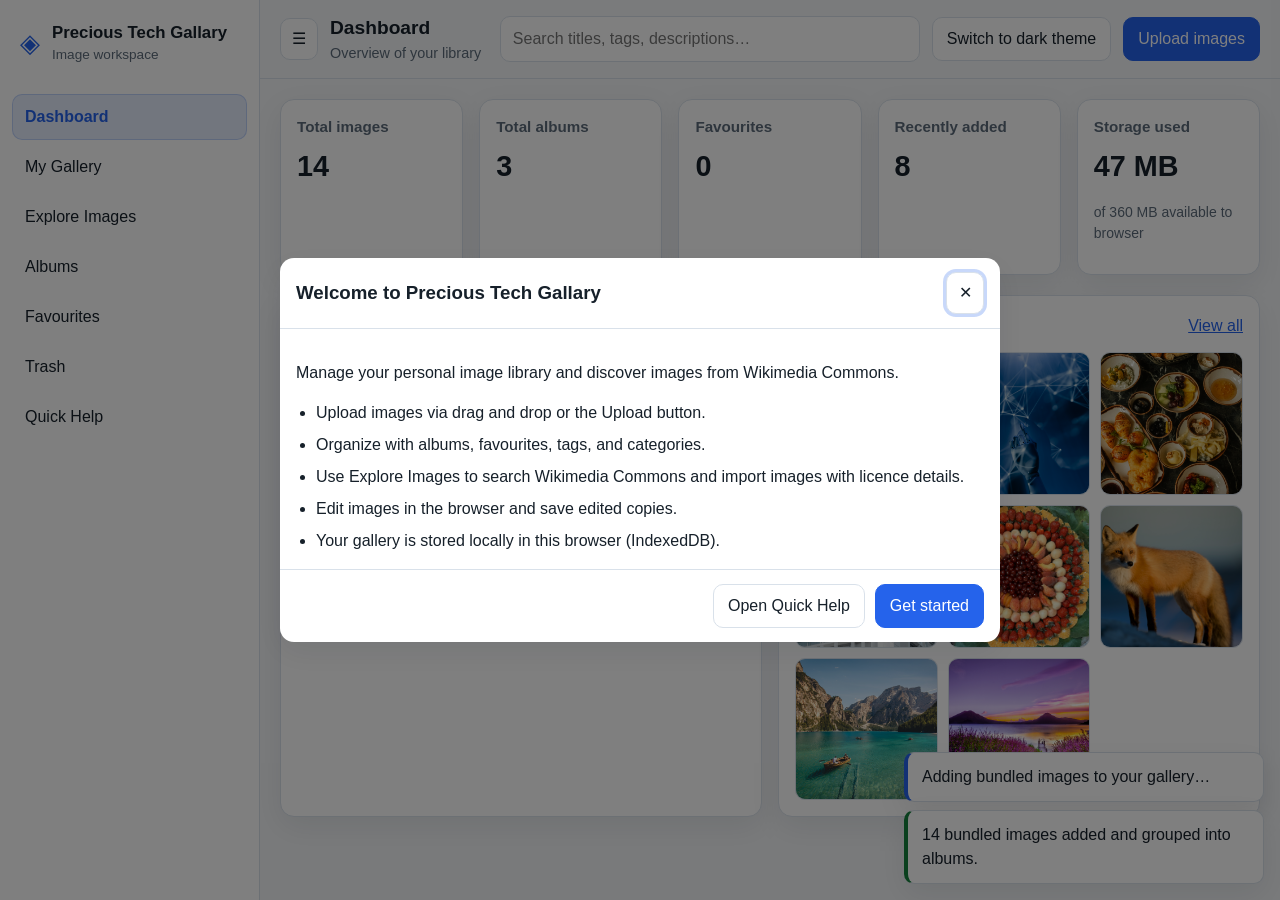
<file: gallary/image-gallery/index.html>
<!DOCTYPE html>
<html lang="en">
<head>
  <meta charset="UTF-8">
  <meta name="viewport" content="width=device-width, initial-scale=1.0">
  <title>Precious Tech Gallary</title>
  <meta name="description" content="Precious Tech Gallary — advanced image gallery and image discovery application">
  <link rel="stylesheet" href="css/style.css">
</head>
<body>
  <a class="skip-link" href="#mainContent">Skip to content</a>
  <div class="app-shell" id="appShell">
    <aside class="sidebar" id="sidebar" aria-label="Primary navigation">
      <div class="sidebar-header">
        <div class="brand">
          <span class="brand-mark" aria-hidden="true">◈</span>
          <div>
            <h1 class="brand-title">Precious Tech Gallary</h1>
            <p class="brand-subtitle">Image workspace</p>
          </div>
        </div>
        <button class="icon-btn sidebar-close" id="sidebarCloseBtn" aria-label="Close navigation">✕</button>
      </div>
      <nav class="nav" aria-label="Main">
        <button class="nav-item active" data-view="dashboard"><span>Dashboard</span></button>
        <button class="nav-item" data-view="gallery"><span>My Gallery</span></button>
        <button class="nav-item" data-view="explore"><span>Explore Images</span></button>
        <button class="nav-item" data-view="albums"><span>Albums</span></button>
        <button class="nav-item" data-view="favorites"><span>Favourites</span></button>
        <button class="nav-item" data-view="trash"><span>Trash</span></button>
        <button class="nav-item" data-view="help"><span>Quick Help</span></button>
      </nav>
    </aside>

    <div class="main-wrap">
      <header class="topbar">
        <div class="topbar-left">
          <button class="icon-btn" id="sidebarToggleBtn" aria-label="Open navigation" aria-controls="sidebar" aria-expanded="false">☰</button>
          <div>
            <h2 id="viewTitle">Dashboard</h2>
            <p id="viewSubtitle" class="muted">Overview of your library</p>
          </div>
        </div>
        <div class="topbar-right">
          <label class="search-wrap" for="globalSearchInput">
            <span class="sr-only">Search gallery</span>
            <input type="search" id="globalSearchInput" placeholder="Search titles, tags, descriptions…" autocomplete="off">
          </label>
          <button class="secondary-btn" id="themeToggleBtn" aria-pressed="false">Toggle theme</button>
          <button class="primary-btn" id="quickUploadBtn">Upload images</button>
        </div>
      </header>

      <main id="mainContent" class="main-content" tabindex="-1">
        <!-- Dashboard -->
        <section id="view-dashboard" class="view active" aria-labelledby="viewTitle">
          <div class="stats-grid" id="dashboardStats">
            <article class="stat-card"><h3>Total images</h3><p class="stat-value" id="statTotalImages">0</p></article>
            <article class="stat-card"><h3>Total albums</h3><p class="stat-value" id="statTotalAlbums">0</p></article>
            <article class="stat-card"><h3>Favourites</h3><p class="stat-value" id="statFavorites">0</p></article>
            <article class="stat-card"><h3>Recently added</h3><p class="stat-value" id="statRecent">0</p></article>
            <article class="stat-card"><h3>Storage used</h3><p class="stat-value" id="statStorage">—</p><p class="muted small" id="statStorageDetail"></p></article>
          </div>
          <div class="panel-grid">
            <section class="panel">
              <div class="panel-header">
                <h3>Quick upload</h3>
              </div>
              <div class="upload-dropzone compact" id="dashboardDropzone" tabindex="0" role="button" aria-label="Upload images by dropping files or pressing Enter">
                <p><strong>Drag and drop images here</strong></p>
                <p class="muted">or use the Upload images button. JPG, PNG, GIF, WebP, BMP, SVG supported.</p>
              </div>
            </section>
            <section class="panel">
              <div class="panel-header">
                <h3>Recently uploaded</h3>
                <button class="link-btn" data-goto="gallery">View all</button>
              </div>
              <div id="dashboardRecentGrid" class="mini-grid"></div>
              <p class="empty-state hidden" id="dashboardRecentEmpty">No images yet. Upload images to get started.</p>
            </section>
          </div>
        </section>

        <!-- My Gallery -->
        <section id="view-gallery" class="view" aria-labelledby="viewTitle">
          <div class="toolbar panel">
            <div class="toolbar-row">
              <div class="toolbar-group">
                <label>Sort
                  <select id="gallerySort">
                    <option value="newest">Newest first</option>
                    <option value="oldest">Oldest first</option>
                    <option value="name-asc">Name A–Z</option>
                    <option value="name-desc">Name Z–A</option>
                    <option value="size-desc">Largest size</option>
                  </select>
                </label>
                <label>Category
                  <select id="galleryCategoryFilter"><option value="">All categories</option></select>
                </label>
                <label>Tag
                  <select id="galleryTagFilter"><option value="">All tags</option></select>
                </label>
              </div>
              <div class="toolbar-group">
                <button class="secondary-btn" id="selectModeBtn" aria-pressed="false">Select</button>
                <button class="secondary-btn" id="selectAllBtn" disabled>Select all</button>
                <button class="danger-btn" id="bulkDeleteBtn" disabled>Delete selected</button>
                <button class="secondary-btn" id="bulkDownloadBtn" disabled>Download selected</button>
              </div>
            </div>
            <div class="upload-dropzone" id="galleryDropzone" tabindex="0" role="button" aria-label="Upload images by dropping files or pressing Enter">
              <p><strong>Drop images to upload</strong> or <button type="button" class="link-btn" id="galleryBrowseBtn">browse files</button></p>
              <p class="muted small">You can add titles, descriptions, categories and tags after upload.</p>
            </div>
            <input type="file" id="fileInput" accept="image/*" multiple hidden>
          </div>
          <div id="galleryGrid" class="image-grid masonry"></div>
          <p class="empty-state hidden" id="galleryEmpty">Your gallery is empty. Upload images or import from Explore Images.</p>
        </section>

        <!-- Explore Images -->
        <section id="view-explore" class="view" aria-labelledby="viewTitle">
          <div class="panel explore-panel">
            <form id="exploreForm" class="explore-form" role="search">
              <label for="exploreQuery" class="sr-only">Search Wikimedia Commons</label>
              <input type="search" id="exploreQuery" placeholder="Search Wikimedia Commons (e.g. mountains, architecture, cats)…" required>
              <button type="submit" class="primary-btn" id="exploreSearchBtn">Search</button>
            </form>
            <p class="muted small">Source: <a href="https://commons.wikimedia.org/" target="_blank" rel="noopener noreferrer">Wikimedia Commons</a>. Results include creator and licence information where available. Respect image licences and attribution requirements.</p>
          </div>
          <div id="exploreStatus" class="status-line" aria-live="polite"></div>
          <div id="exploreGrid" class="image-grid cards-grid"></div>
          <p class="empty-state hidden" id="exploreEmpty">Search to discover images from Wikimedia Commons.</p>
        </section>

        <!-- Albums -->
        <section id="view-albums" class="view" aria-labelledby="viewTitle">
          <div class="panel">
            <form id="createAlbumForm" class="inline-form">
              <label for="newAlbumName" class="sr-only">New album name</label>
              <input type="text" id="newAlbumName" placeholder="New album name" maxlength="80" required>
              <button type="submit" class="primary-btn">Create album</button>
            </form>
          </div>
          <div id="albumsList" class="albums-grid"></div>
          <p class="empty-state hidden" id="albumsEmpty">No albums yet. Create one to organize your images.</p>
          <section id="albumDetail" class="album-detail hidden" aria-label="Album contents">
            <div class="panel-header">
              <button class="secondary-btn" id="albumBackBtn">← Back to albums</button>
              <h3 id="albumDetailTitle"></h3>
              <div class="toolbar-group">
                <button class="secondary-btn" id="renameAlbumBtn">Rename</button>
                <button class="danger-btn" id="deleteAlbumBtn">Delete album</button>
              </div>
            </div>
            <div id="albumImagesGrid" class="image-grid masonry"></div>
            <p class="empty-state hidden" id="albumImagesEmpty">This album has no images yet.</p>
          </section>
        </section>

        <!-- Favourites -->
        <section id="view-favorites" class="view" aria-labelledby="viewTitle">
          <div id="favoritesGrid" class="image-grid masonry"></div>
          <p class="empty-state hidden" id="favoritesEmpty">No favourites yet. Mark images with the heart icon.</p>
        </section>

        <!-- Trash -->
        <section id="view-trash" class="view" aria-labelledby="viewTitle">
          <div class="panel toolbar-row">
            <p class="muted">Deleted images are kept here until you restore or permanently delete them.</p>
            <button class="danger-btn" id="emptyTrashBtn">Empty trash</button>
          </div>
          <div id="trashGrid" class="image-grid masonry"></div>
          <p class="empty-state hidden" id="trashEmpty">Trash is empty.</p>
        </section>

        <!-- Help -->
        <section id="view-help" class="view" aria-labelledby="viewTitle">
          <div class="panel help-panel">
            <h3>Quick Help</h3>
            <ul class="help-list">
              <li><strong>Upload:</strong> Use the Upload button or drag and drop images into My Gallery or Dashboard.</li>
              <li><strong>Organize:</strong> Add titles, descriptions, categories, and tags from an image card's Edit details action. Create albums and add images to multiple albums.</li>
              <li><strong>Find images:</strong> Use the top search bar for your gallery, and filters/sort in My Gallery. Explore Images searches Wikimedia Commons.</li>
              <li><strong>Favourites:</strong> Click the heart icon on any image to mark or unmark it.</li>
              <li><strong>Edit:</strong> Open an image and choose Edit to crop, rotate, flip, resize, adjust brightness/contrast, or apply filters. Edited results are saved as copies.</li>
              <li><strong>Lightbox:</strong> Click an image to preview full screen. Use ←/→ to navigate and Esc to close.</li>
              <li><strong>Trash:</strong> Deleted gallery images move to Trash where you can restore or permanently delete them.</li>
              <li><strong>Storage:</strong> Images are stored locally in your browser using IndexedDB. Clearing browser data may remove them.</li>
              <li><strong>Licensing:</strong> When importing from Wikimedia Commons, review the image licence and provide attribution as required by the licence.</li>
            </ul>
          </div>
        </section>
      </main>
    </div>
  </div>

  <!-- Image details / edit metadata modal -->
  <dialog id="detailsDialog" class="modal">
    <form method="dialog" id="detailsForm" class="modal-content">
      <div class="modal-header">
        <h3 id="detailsDialogTitle">Image details</h3>
        <button type="button" class="icon-btn" data-close-dialog aria-label="Close">✕</button>
      </div>
      <div class="modal-body form-grid">
        <input type="hidden" id="detailsImageId">
        <label>Title <input type="text" id="detailsTitle" maxlength="120"></label>
        <label>Category <input type="text" id="detailsCategory" maxlength="60" list="categorySuggestions"></label>
        <datalist id="categorySuggestions"></datalist>
        <label class="full-span">Description <textarea id="detailsDescription" rows="3" maxlength="1000"></textarea></label>
        <label class="full-span">Tags (comma separated) <input type="text" id="detailsTags" placeholder="nature, travel, sunset"></label>
        <fieldset class="full-span albums-fieldset">
          <legend>Albums</legend>
          <div id="detailsAlbumsList" class="checkbox-list"></div>
        </fieldset>
      </div>
      <div class="modal-footer">
        <button type="button" class="secondary-btn" data-close-dialog>Cancel</button>
        <button type="submit" class="primary-btn">Save details</button>
      </div>
    </form>
  </dialog>

  <!-- Explore preview modal -->
  <dialog id="explorePreviewDialog" class="modal wide">
    <div class="modal-content">
      <div class="modal-header">
        <h3 id="explorePreviewTitle">Image preview</h3>
        <button type="button" class="icon-btn" data-close-dialog aria-label="Close">✕</button>
      </div>
      <div class="modal-body explore-preview-body">
        <div class="explore-preview-media"><img id="explorePreviewImage" alt=""></div>
        <div class="explore-preview-meta">
          <dl>
            <dt>Author / creator</dt><dd id="explorePreviewAuthor">—</dd>
            <dt>Licence</dt><dd id="explorePreviewLicense">—</dd>
            <dt>Source page</dt><dd id="explorePreviewSource">—</dd>
            <dt>Description</dt><dd id="explorePreviewDescription">—</dd>
          </dl>
        </div>
      </div>
      <div class="modal-footer">
        <button type="button" class="secondary-btn" data-close-dialog>Close</button>
        <a id="explorePreviewOpenSource" class="secondary-btn" target="_blank" rel="noopener noreferrer">Open source</a>
        <button type="button" class="secondary-btn" id="explorePreviewDownloadBtn">Download</button>
        <button type="button" class="primary-btn" id="explorePreviewImportBtn">Add to My Gallery</button>
      </div>
    </div>
  </dialog>

  <!-- Editor modal -->
  <dialog id="editorDialog" class="modal editor-modal">
    <div class="modal-content editor-content">
      <div class="modal-header">
        <h3 id="editorTitle">Image editor</h3>
        <button type="button" class="icon-btn" data-close-dialog aria-label="Close">✕</button>
      </div>
      <div class="modal-body editor-body">
        <div class="editor-canvas-wrap">
          <canvas id="editorCanvas"></canvas>
          <p class="muted small" id="editorHint">Adjustments preview live. Crop uses the selected area.</p>
        </div>
        <div class="editor-controls">
          <div class="control-group">
            <h4>Transform</h4>
            <div class="btn-row">
              <button type="button" class="secondary-btn" data-editor-action="rotate-left">Rotate ⟲</button>
              <button type="button" class="secondary-btn" data-editor-action="rotate-right">Rotate ⟳</button>
              <button type="button" class="secondary-btn" data-editor-action="flip-h">Flip H</button>
              <button type="button" class="secondary-btn" data-editor-action="flip-v">Flip V</button>
            </div>
          </div>
          <div class="control-group">
            <h4>Crop</h4>
            <div class="crop-grid">
              <label>X <input type="number" id="cropX" min="0" value="0"></label>
              <label>Y <input type="number" id="cropY" min="0" value="0"></label>
              <label>W <input type="number" id="cropW" min="1" value="1"></label>
              <label>H <input type="number" id="cropH" min="1" value="1"></label>
            </div>
            <button type="button" class="secondary-btn" data-editor-action="apply-crop">Apply crop</button>
          </div>
          <div class="control-group">
            <h4>Resize</h4>
            <div class="crop-grid">
              <label>Width <input type="number" id="resizeW" min="1"></label>
              <label>Height <input type="number" id="resizeH" min="1"></label>
            </div>
            <label class="inline-check"><input type="checkbox" id="resizeLock" checked> Lock aspect ratio</label>
            <button type="button" class="secondary-btn" data-editor-action="apply-resize">Apply resize</button>
          </div>
          <div class="control-group">
            <h4>Adjustments</h4>
            <label>Brightness <input type="range" id="adjBrightness" min="0" max="200" value="100"></label>
            <label>Contrast <input type="range" id="adjContrast" min="0" max="200" value="100"></label>
            <label>Filter
              <select id="adjFilter">
                <option value="none">None</option>
                <option value="grayscale">Grayscale</option>
                <option value="sepia">Sepia</option>
                <option value="invert">Invert</option>
                <option value="saturate">Saturate</option>
              </select>
            </label>
          </div>
          <div class="control-group btn-row">
            <button type="button" class="secondary-btn" data-editor-action="reset">Reset changes</button>
          </div>
        </div>
      </div>
      <div class="modal-footer">
        <button type="button" class="secondary-btn" data-close-dialog>Cancel</button>
        <button type="button" class="primary-btn" id="editorSaveCopyBtn">Save edited copy</button>
      </div>
    </div>
  </dialog>

  <!-- Lightbox -->
  <div id="lightbox" class="lightbox hidden" role="dialog" aria-modal="true" aria-label="Image preview">
    <div class="lightbox-bar">
      <div class="lightbox-title-wrap">
        <h3 id="lightboxTitle">Image</h3>
        <p id="lightboxMeta" class="muted small"></p>
      </div>
      <div class="lightbox-actions">
        <button class="icon-btn" id="lightboxFavBtn" title="Favourite" aria-label="Toggle favourite">♡</button>
        <button class="icon-btn" id="lightboxEditBtn" title="Edit" aria-label="Edit image">✎</button>
        <button class="icon-btn" id="lightboxDownloadBtn" title="Download" aria-label="Download image">⬇</button>
        <button class="icon-btn" id="lightboxDeleteBtn" title="Delete" aria-label="Delete image">🗑</button>
        <button class="icon-btn" id="lightboxCloseBtn" title="Close" aria-label="Close preview">✕</button>
      </div>
    </div>
    <button class="lightbox-nav prev" id="lightboxPrevBtn" aria-label="Previous image">‹</button>
    <figure class="lightbox-figure">
      <img id="lightboxImage" alt="">
      <figcaption id="lightboxCaption"></figcaption>
    </figure>
    <button class="lightbox-nav next" id="lightboxNextBtn" aria-label="Next image">›</button>
  </div>

  <!-- Welcome dialog -->
  <dialog id="welcomeDialog" class="modal">
    <div class="modal-content">
      <div class="modal-header">
        <h3>Welcome to Precious Tech Gallary</h3>
        <button type="button" class="icon-btn" data-close-dialog aria-label="Close">✕</button>
      </div>
      <div class="modal-body">
        <p>Manage your personal image library and discover images from Wikimedia Commons.</p>
        <ul class="help-list">
          <li>Upload images via drag and drop or the Upload button.</li>
          <li>Organize with albums, favourites, tags, and categories.</li>
          <li>Use Explore Images to search Wikimedia Commons and import images with licence details.</li>
          <li>Edit images in the browser and save edited copies.</li>
          <li>Your gallery is stored locally in this browser (IndexedDB).</li>
        </ul>
      </div>
      <div class="modal-footer">
        <button type="button" class="secondary-btn" id="welcomeHelpBtn">Open Quick Help</button>
        <button type="button" class="primary-btn" id="welcomeStartBtn">Get started</button>
      </div>
    </div>
  </dialog>

  <!-- Generic confirm dialog -->
  <dialog id="confirmDialog" class="modal">
    <div class="modal-content">
      <div class="modal-header">
        <h3 id="confirmTitle">Confirm</h3>
      </div>
      <div class="modal-body"><p id="confirmMessage"></p></div>
      <div class="modal-footer">
        <button type="button" class="secondary-btn" id="confirmCancelBtn">Cancel</button>
        <button type="button" class="danger-btn" id="confirmOkBtn">Confirm</button>
      </div>
    </div>
  </dialog>

  <div id="toastContainer" class="toast-container" aria-live="polite" aria-atomic="true"></div>
  <div id="loadingOverlay" class="loading-overlay hidden" aria-hidden="true"><div class="spinner" role="status" aria-label="Loading"></div></div>

  <script type="module" src="js/app.js"></script>
</body>
</html>
</file>
<file: gallary/image-gallery/css/style.css>
:root {
  --bg: #f4f6f8;
  --bg-elev: #ffffff;
  --bg-muted: #eef2f6;
  --text: #16202a;
  --text-muted: #5c6b7a;
  --border: #d9e1ea;
  --primary: #2563eb;
  --primary-hover: #1d4ed8;
  --danger: #dc2626;
  --danger-hover: #b91c1c;
  --success: #15803d;
  --shadow: 0 10px 30px rgba(15, 23, 42, 0.08);
  --radius: 14px;
  --radius-sm: 10px;
  --sidebar-width: 260px;
  --focus: 0 0 0 3px rgba(37, 99, 235, 0.25);
  color-scheme: light;
}

[data-theme="dark"] {
  --bg: #0f141a;
  --bg-elev: #161d26;
  --bg-muted: #1e2732;
  --text: #e8edf2;
  --text-muted: #9fb0c2;
  --border: #273444;
  --primary: #4f8cff;
  --primary-hover: #3b76ea;
  --danger: #f87171;
  --danger-hover: #ef4444;
  --success: #4ade80;
  --shadow: 0 12px 30px rgba(0, 0, 0, 0.35);
  color-scheme: dark;
}

* { box-sizing: border-box; }
html, body { height: 100%; }
body {
  margin: 0;
  font-family: "Segoe UI", Inter, Roboto, "Helvetica Neue", Arial, sans-serif;
  background: var(--bg);
  color: var(--text);
  line-height: 1.5;
}
img { max-width: 100%; display: block; }
button, input, select, textarea { font: inherit; color: inherit; }
a { color: var(--primary); }
button { cursor: pointer; }
button:disabled { opacity: 0.5; cursor: not-allowed; }
:focus-visible { outline: none; box-shadow: var(--focus); }

.skip-link {
  position: absolute; left: -999px; top: 0; background: var(--primary); color: #fff; padding: 8px 12px; z-index: 1000;
}
.skip-link:focus { left: 8px; top: 8px; }
.sr-only { position: absolute; width: 1px; height: 1px; padding: 0; margin: -1px; overflow: hidden; clip: rect(0,0,0,0); border: 0; }
.hidden { display: none !important; }
.muted { color: var(--text-muted); }
.small { font-size: 0.875rem; }
.full-width { width: 100%; }

.app-shell { display: flex; min-height: 100vh; }
.sidebar {
  width: var(--sidebar-width);
  background: var(--bg-elev);
  border-right: 1px solid var(--border);
  display: flex; flex-direction: column;
  position: sticky; top: 0; height: 100vh;
  z-index: 30;
}
.sidebar-header { padding: 20px; display: flex; align-items: center; justify-content: space-between; gap: 8px; }
.brand { display: flex; gap: 12px; align-items: center; }
.brand-mark { font-size: 1.6rem; color: var(--primary); }
.brand-title { font-size: 1.05rem; margin: 0; }
.brand-subtitle { margin: 0; color: var(--text-muted); font-size: 0.85rem; }
.nav { padding: 8px 12px; display: grid; gap: 4px; overflow-y: auto; }
.nav-item {
  text-align: left; padding: 10px 12px; border-radius: 10px; border: 1px solid transparent; background: transparent;
}
.nav-item:hover { background: var(--bg-muted); }
.nav-item.active { background: rgba(37,99,235,0.12); color: var(--primary); border-color: rgba(37,99,235,0.2); font-weight: 600; }
.sidebar-footer { margin-top: auto; padding: 16px; border-top: 1px solid var(--border); }
.sidebar-close { display: none; }

.main-wrap { flex: 1; min-width: 0; display: flex; flex-direction: column; }
.topbar {
  position: sticky; top: 0; z-index: 20;
  display: flex; align-items: center; justify-content: space-between; gap: 16px;
  padding: 14px 20px; background: rgba(244,246,248,0.85); backdrop-filter: blur(8px);
  border-bottom: 1px solid var(--border);
}
[data-theme="dark"] .topbar { background: rgba(15,20,26,0.85); }
.topbar-left, .topbar-right { display: flex; align-items: center; gap: 12px; }
.topbar-right { flex: 1; justify-content: flex-end; }
.topbar h2 { margin: 0; font-size: 1.2rem; }
.topbar p { margin: 0; font-size: 0.9rem; }
.search-wrap { flex: 1; max-width: 420px; }
.search-wrap input, .explore-form input, .inline-form input, .toolbar select, .toolbar input[type="text"],
.form-grid input, .form-grid textarea, .form-grid select, .crop-grid input, .editor-controls input[type="number"], .editor-controls select {
  width: 100%; padding: 10px 12px; border: 1px solid var(--border); border-radius: 10px; background: var(--bg-elev);
}
.main-content { padding: 20px; }
.view { display: none; }
.view.active { display: block; animation: fadeIn .2s ease; }
@keyframes fadeIn { from { opacity: 0; transform: translateY(4px);} to { opacity: 1; transform: none; } }

.primary-btn, .secondary-btn, .danger-btn, .icon-btn, .link-btn {
  border-radius: 10px; border: 1px solid var(--border); padding: 9px 14px; background: var(--bg-elev);
}
.primary-btn { background: var(--primary); color: #fff; border-color: var(--primary); }
.primary-btn:hover { background: var(--primary-hover); }
.secondary-btn:hover, .icon-btn:hover { background: var(--bg-muted); }
.danger-btn { background: transparent; color: var(--danger); border-color: rgba(220,38,38,0.35); }
.danger-btn:hover { background: rgba(220,38,38,0.08); }
.icon-btn { padding: 8px 10px; min-width: 38px; }
.link-btn { background: none; border: none; padding: 0; color: var(--primary); text-decoration: underline; border-radius: 4px; }

.stats-grid { display: grid; grid-template-columns: repeat(auto-fit, minmax(180px, 1fr)); gap: 16px; margin-bottom: 20px; }
.stat-card, .panel {
  background: var(--bg-elev); border: 1px solid var(--border); border-radius: var(--radius); padding: 16px; box-shadow: var(--shadow);
}
.stat-card h3 { margin: 0 0 6px; font-size: 0.95rem; color: var(--text-muted); font-weight: 600; }
.stat-value { margin: 0; font-size: 1.8rem; font-weight: 700; }
.panel-grid { display: grid; grid-template-columns: repeat(auto-fit, minmax(280px, 1fr)); gap: 16px; }
.panel-header { display: flex; align-items: center; justify-content: space-between; gap: 12px; margin-bottom: 12px; flex-wrap: wrap; }
.panel-header h3 { margin: 0; }

.upload-dropzone {
  border: 2px dashed var(--border); border-radius: var(--radius); padding: 24px; text-align: center; background: var(--bg-muted);
  transition: border-color .15s, background .15s;
}
.upload-dropzone.compact { padding: 18px; }
.upload-dropzone.dragover { border-color: var(--primary); background: rgba(37,99,235,0.08); }
.upload-dropzone p { margin: 4px 0; }

.toolbar { margin-bottom: 16px; }
.toolbar-row { display: flex; flex-wrap: wrap; gap: 12px; align-items: end; justify-content: space-between; margin-bottom: 12px; }
.toolbar-group { display: flex; flex-wrap: wrap; gap: 8px; align-items: end; }
.toolbar-group label { display: grid; gap: 4px; font-size: 0.9rem; color: var(--text-muted); min-width: 140px; }

.image-grid { display: grid; gap: 16px; }
.image-grid.masonry { grid-template-columns: repeat(auto-fill, minmax(240px, 1fr)); }
.image-grid.cards-grid, .albums-grid { grid-template-columns: repeat(auto-fill, minmax(240px, 1fr)); }
.mini-grid { display: grid; grid-template-columns: repeat(auto-fill, minmax(120px, 1fr)); gap: 10px; }
.mini-card { border-radius: 10px; overflow: hidden; border: 1px solid var(--border); background: var(--bg-muted); aspect-ratio: 1/1; }
.mini-card img { width: 100%; height: 100%; object-fit: cover; }

.image-card {
  background: var(--bg-elev); border: 1px solid var(--border); border-radius: var(--radius);
  overflow: hidden; box-shadow: var(--shadow); position: relative;
}
.image-card.selectable { outline: 2px solid transparent; }
.image-card.selected { outline-color: var(--primary); }
.card-media { position: relative; background: var(--bg-muted); cursor: pointer; aspect-ratio: 4 / 3; overflow: hidden; }
.card-media img { width: 100%; height: 100%; object-fit: cover; display: block; }
.card-select {
  position: absolute; top: 8px; left: 8px; background: rgba(0,0,0,0.55); color: #fff; border-radius: 8px; padding: 4px 6px;
}
.card-select input { width: 16px; height: 16px; }
.card-body { padding: 12px; display: grid; gap: 6px; }
.card-title { margin: 0; font-size: 1rem; }
.card-meta { font-size: 0.85rem; color: var(--text-muted); margin: 0; }
.tag-row { display: flex; flex-wrap: wrap; gap: 6px; }
.tag { font-size: 0.75rem; padding: 2px 8px; border-radius: 999px; background: var(--bg-muted); color: var(--text-muted); }
.card-actions { display: flex; flex-wrap: wrap; gap: 6px; padding: 0 12px 12px; }
.card-actions .icon-btn, .card-actions .secondary-btn, .card-actions .danger-btn { padding: 6px 10px; font-size: 0.85rem; }

.albums-grid .album-card {
  background: var(--bg-elev); border: 1px solid var(--border); border-radius: var(--radius); padding: 14px; box-shadow: var(--shadow);
  display: grid; gap: 8px; cursor: pointer;
}
.album-card:hover { border-color: var(--primary); }
.album-detail { margin-top: 20px; }
.album-detail .panel-header { margin-bottom: 16px; }

.explore-form, .inline-form { display: flex; gap: 10px; align-items: center; flex-wrap: wrap; }
.explore-form input, .inline-form input { flex: 1; min-width: 220px; }
.status-line { min-height: 1.5em; margin: 12px 0; color: var(--text-muted); }
.explore-card .card-media img { object-position: center; }
.license-pill { display: inline-block; font-size: 0.75rem; padding: 2px 8px; border-radius: 999px; background: rgba(21,128,61,0.12); color: var(--success); }

.empty-state { text-align: center; color: var(--text-muted); padding: 30px 10px; }
.help-list { margin: 0; padding-left: 20px; display: grid; gap: 8px; }

.modal { border: none; border-radius: var(--radius); padding: 0; max-width: 720px; width: calc(100% - 24px); background: var(--bg-elev); color: var(--text); box-shadow: var(--shadow); }
.modal.wide { max-width: 980px; }
.modal.editor-modal { max-width: 1200px; width: calc(100% - 20px); }
.modal::backdrop { background: rgba(0,0,0,0.5); }
.modal-content { display: flex; flex-direction: column; max-height: 90vh; }
.modal-header, .modal-footer { padding: 14px 16px; border-bottom: 1px solid var(--border); display: flex; align-items: center; justify-content: space-between; gap: 10px; }
.modal-footer { border-bottom: none; border-top: 1px solid var(--border); justify-content: flex-end; flex-wrap: wrap; }
.modal-header h3 { margin: 0; }
.modal-body { padding: 16px; overflow: auto; }
.form-grid { display: grid; grid-template-columns: repeat(2, minmax(0,1fr)); gap: 12px; }
.form-grid label { display: grid; gap: 4px; font-size: 0.9rem; color: var(--text-muted); }
.form-grid .full-span { grid-column: 1 / -1; }
.albums-fieldset { border: 1px solid var(--border); border-radius: 10px; padding: 10px; }
.checkbox-list { display: grid; grid-template-columns: repeat(auto-fill, minmax(160px, 1fr)); gap: 6px 12px; max-height: 180px; overflow: auto; }
.checkbox-list label { color: var(--text); display: flex; gap: 8px; align-items: center; }
.explore-preview-body { display: grid; grid-template-columns: 1.2fr 1fr; gap: 16px; }
.explore-preview-media { background: var(--bg-muted); border-radius: 10px; overflow: hidden; min-height: 240px; display: flex; align-items: center; justify-content: center; }
.explore-preview-media img { max-height: 60vh; width: auto; }
.explore-preview-meta dl { margin: 0; display: grid; gap: 8px; }
.explore-preview-meta dt { font-weight: 600; }
.explore-preview-meta dd { margin: 0 0 8px; color: var(--text-muted); word-break: break-word; }

.editor-body { display: grid; grid-template-columns: 1.3fr 340px; gap: 16px; }
.editor-canvas-wrap { background: var(--bg-muted); border-radius: 10px; padding: 10px; min-height: 300px; display: grid; place-items: center; align-content: center; gap: 8px; overflow: auto; }
#editorCanvas { max-width: 100%; height: auto; background: #111; }
.editor-controls { display: grid; gap: 14px; align-content: start; }
.control-group { border: 1px solid var(--border); border-radius: 10px; padding: 10px; display: grid; gap: 8px; }
.control-group h4 { margin: 0; font-size: 0.95rem; }
.btn-row { display: flex; flex-wrap: wrap; gap: 8px; }
.crop-grid { display: grid; grid-template-columns: repeat(2, 1fr); gap: 8px; }
.crop-grid label, .editor-controls label { display: grid; gap: 4px; font-size: 0.85rem; color: var(--text-muted); }
.inline-check { display: flex !important; align-items: center; gap: 8px; color: var(--text); }

.lightbox { position: fixed; inset: 0; background: rgba(5,8,12,0.96); color: #f3f6fa; z-index: 80; display: grid; grid-template-rows: auto 1fr; }
.lightbox.hidden { display: none; }
.lightbox-bar { display: flex; justify-content: space-between; gap: 12px; align-items: center; padding: 10px 14px; border-bottom: 1px solid rgba(255,255,255,0.1); }
.lightbox-title-wrap h3 { margin: 0; font-size: 1rem; }
.lightbox-title-wrap p { margin: 0; color: #b8c4d0; }
.lightbox-actions { display: flex; gap: 6px; flex-wrap: wrap; }
.lightbox-actions .icon-btn { background: rgba(255,255,255,0.08); color: #fff; border-color: rgba(255,255,255,0.15); }
.lightbox-actions .icon-btn:hover { background: rgba(255,255,255,0.18); }
.lightbox-figure { margin: 0; padding: 20px 70px; display: grid; grid-template-rows: 1fr auto; place-items: center; min-height: 0; overflow: auto; }
.lightbox-figure img { max-width: 100%; max-height: calc(100vh - 180px); object-fit: contain; }
.lightbox-figure figcaption { margin-top: 8px; color: #b8c4d0; text-align: center; }
.lightbox-nav { position: absolute; top: 50%; transform: translateY(-50%); background: rgba(255,255,255,0.1); color: #fff; border: 1px solid rgba(255,255,255,0.2); font-size: 2rem; width: 44px; height: 60px; border-radius: 10px; }
.lightbox-nav.prev { left: 12px; } .lightbox-nav.next { right: 12px; }

.toast-container { position: fixed; right: 16px; bottom: 16px; display: grid; gap: 8px; z-index: 120; max-width: min(360px, calc(100% - 32px)); }
.toast { background: var(--bg-elev); color: var(--text); border: 1px solid var(--border); border-left: 4px solid var(--primary); padding: 12px 14px; border-radius: 10px; box-shadow: var(--shadow); }
.toast.success { border-left-color: var(--success); }
.toast.error { border-left-color: var(--danger); }
.loading-overlay { position: fixed; inset: 0; background: rgba(0,0,0,0.2); display: grid; place-items: center; z-index: 110; }
.spinner { width: 44px; height: 44px; border: 4px solid rgba(255,255,255,0.4); border-top-color: var(--primary); border-radius: 50%; animation: spin 1s linear infinite; }
@keyframes spin { to { transform: rotate(360deg); } }

@media (max-width: 1100px) {
  .editor-body { grid-template-columns: 1fr; }
}
@media (max-width: 900px) {
  .sidebar { position: fixed; left: 0; top: 0; bottom: 0; transform: translateX(-100%); transition: transform .2s ease; box-shadow: var(--shadow); }
  .sidebar.open { transform: translateX(0); }
  .sidebar-close { display: inline-flex; }
  .topbar { flex-wrap: wrap; }
  .topbar-right { width: 100%; justify-content: stretch; }
  .search-wrap { max-width: none; }
  .explore-preview-body { grid-template-columns: 1fr; }
}
@media (max-width: 640px) {
  .main-content { padding: 12px; }
  .image-grid.masonry { grid-template-columns: 1fr; }
  .form-grid { grid-template-columns: 1fr; }
  .lightbox-figure { padding: 20px 12px 60px; }
  .lightbox-nav { top: auto; bottom: 12px; transform: none; }
  .lightbox-nav.prev { left: 20%; } .lightbox-nav.next { right: 20%; }
  .stats-grid { grid-template-columns: repeat(2, 1fr); }
}
</file>
